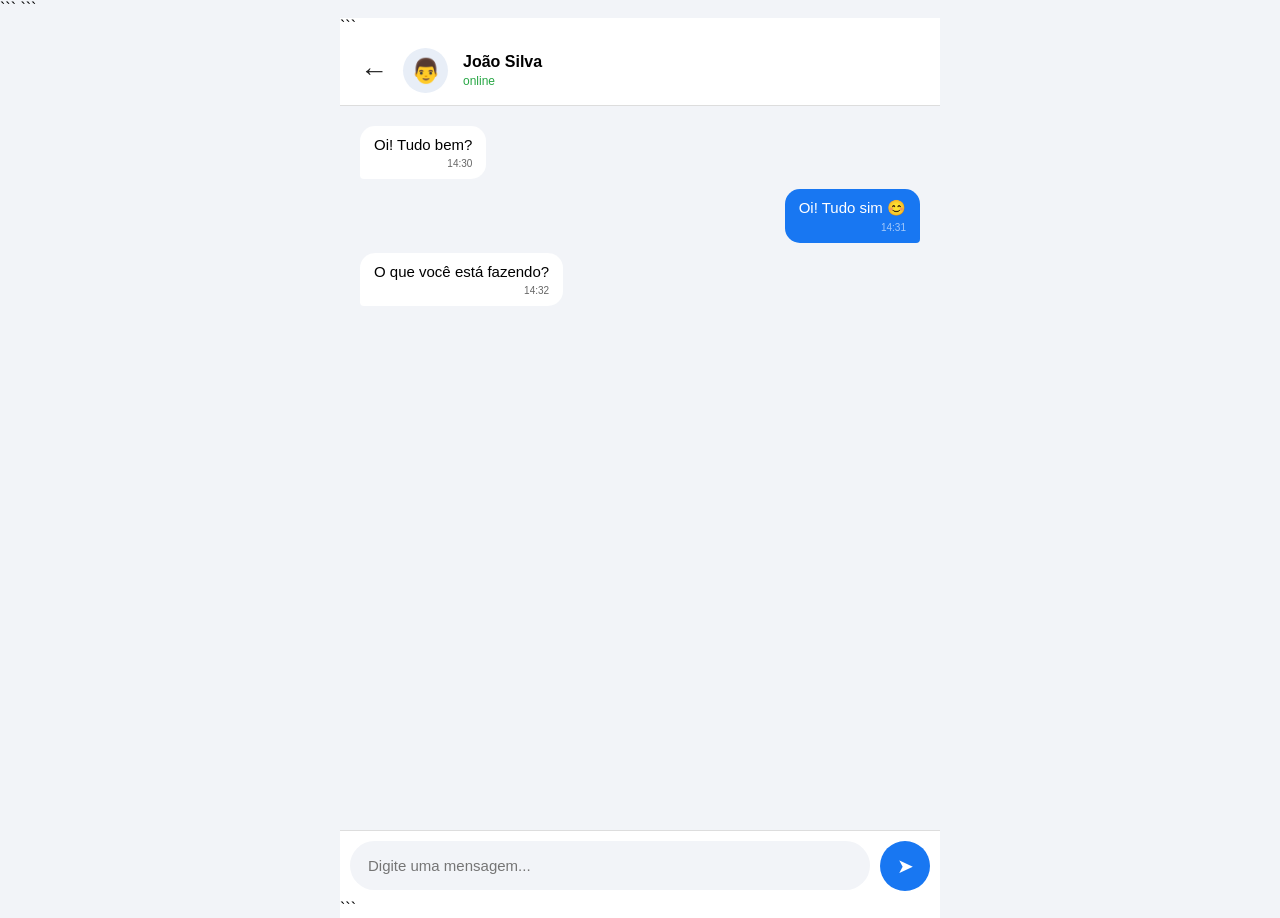
<file: chat.html>
<!DOCTYPE html>

<html lang="pt-BR">

<head>

```
<meta charset="UTF-8">

<meta name="viewport"
      content="width=device-width, initial-scale=1.0">

<title>Connect - Chat</title>

<style>

    * {
        box-sizing: border-box;
        margin: 0;
        padding: 0;
    }

    body {
        font-family: Arial, sans-serif;
        background: #f2f4f8;
    }

    .app {
        width: 100%;
        max-width: 600px;
        height: 100vh;
        margin: auto;
        background: white;
        display: flex;
        flex-direction: column;
    }

    /* CABEÇALHO */

    .header {
        height: 70px;
        background: white;
        border-bottom: 1px solid #ddd;

        display: flex;
        align-items: center;

        padding: 10px 20px;

        gap: 15px;
    }

    .voltar {
        text-decoration: none;
        color: #222;
        font-size: 28px;
    }

    .foto {
        width: 45px;
        height: 45px;

        border-radius: 50%;

        background: #e8eef7;

        display: flex;
        align-items: center;
        justify-content: center;

        font-size: 24px;
    }

    .usuario h3 {
        font-size: 16px;
    }

    .usuario p {
        color: #28a745;
        font-size: 12px;
        margin-top: 3px;
    }


    /* CHAT */

    .chat {

        flex: 1;

        padding: 20px;

        overflow-y: auto;

        background: #f2f4f8;

        display: flex;

        flex-direction: column;

        gap: 10px;

    }


    /* MENSAGENS */

    .mensagem {

        max-width: 75%;

        padding: 10px 14px;

        border-radius: 15px;

        font-size: 15px;

    }

    .recebida {

        background: white;

        align-self: flex-start;

        border-bottom-left-radius: 4px;

    }

    .enviada {

        background: #1877f2;

        color: white;

        align-self: flex-end;

        border-bottom-right-radius: 4px;

    }

    .hora {

        display: block;

        font-size: 10px;

        margin-top: 5px;

        opacity: 0.6;

        text-align: right;

    }


    /* ÁREA DE DIGITAR */

    .campo {

        height: 70px;

        padding: 10px;

        border-top: 1px solid #ddd;

        display: flex;

        gap: 10px;

        background: white;

    }

    .campo input {

        flex: 1;

        border: none;

        background: #f2f4f8;

        border-radius: 25px;

        padding: 0 18px;

        font-size: 15px;

        outline: none;

    }

    .campo button {

        width: 50px;

        height: 50px;

        border: none;

        border-radius: 50%;

        background: #1877f2;

        color: white;

        font-size: 20px;

        cursor: pointer;

    }

</style>
```

</head>

<body>

<div class="app">

```
<!-- CABEÇALHO -->

<div class="header">

    <a href="mensagens.html" class="voltar">
        ←
    </a>

    <div class="foto">
        👨
    </div>

    <div class="usuario">

        <h3>
            João Silva
        </h3>

        <p>
            online
        </p>

    </div>

</div>


<!-- CHAT -->

<div class="chat" id="chat">

    <div class="mensagem recebida">

        Oi! Tudo bem?

        <span class="hora">
            14:30
        </span>

    </div>


    <div class="mensagem enviada">

        Oi! Tudo sim 😊

        <span class="hora">
            14:31
        </span>

    </div>


    <div class="mensagem recebida">

        O que você está fazendo?

        <span class="hora">
            14:32
        </span>

    </div>

</div>


<!-- DIGITAR -->

<div class="campo">

    <input
        type="text"
        id="mensagem"
        placeholder="Digite uma mensagem..."
    >

    <button onclick="enviar()">
        ➤
    </button>

</div>
```

</div>

<script>

function enviar() {

    const input =
        document.getElementById("mensagem");

    const texto =
        input.value.trim();


    if (texto === "") {

        return;

    }


    const chat =
        document.getElementById("chat");


    const novaMensagem =
        document.createElement("div");


    novaMensagem.className =
        "mensagem enviada";


    const agora =
        new Date();


    const hora =
        agora.getHours()
        .toString()
        .padStart(2, "0")
        +
        ":" +
        agora.getMinutes()
        .toString()
        .padStart(2, "0");


    novaMensagem.innerHTML =
        texto +
        '<span class="hora">' +
        hora +
        '</span>';


    chat.appendChild(
        novaMensagem
    );


    input.value = "";


    chat.scrollTop =
        chat.scrollHeight;

}


/* ENTER ENVIA */

document
    .getElementById("mensagem")
    .addEventListener(
        "keydown",
        function(event) {

            if (event.key === "Enter") {

                enviar();

            }

        }
    );

</script>

</body>

</html>
</file>
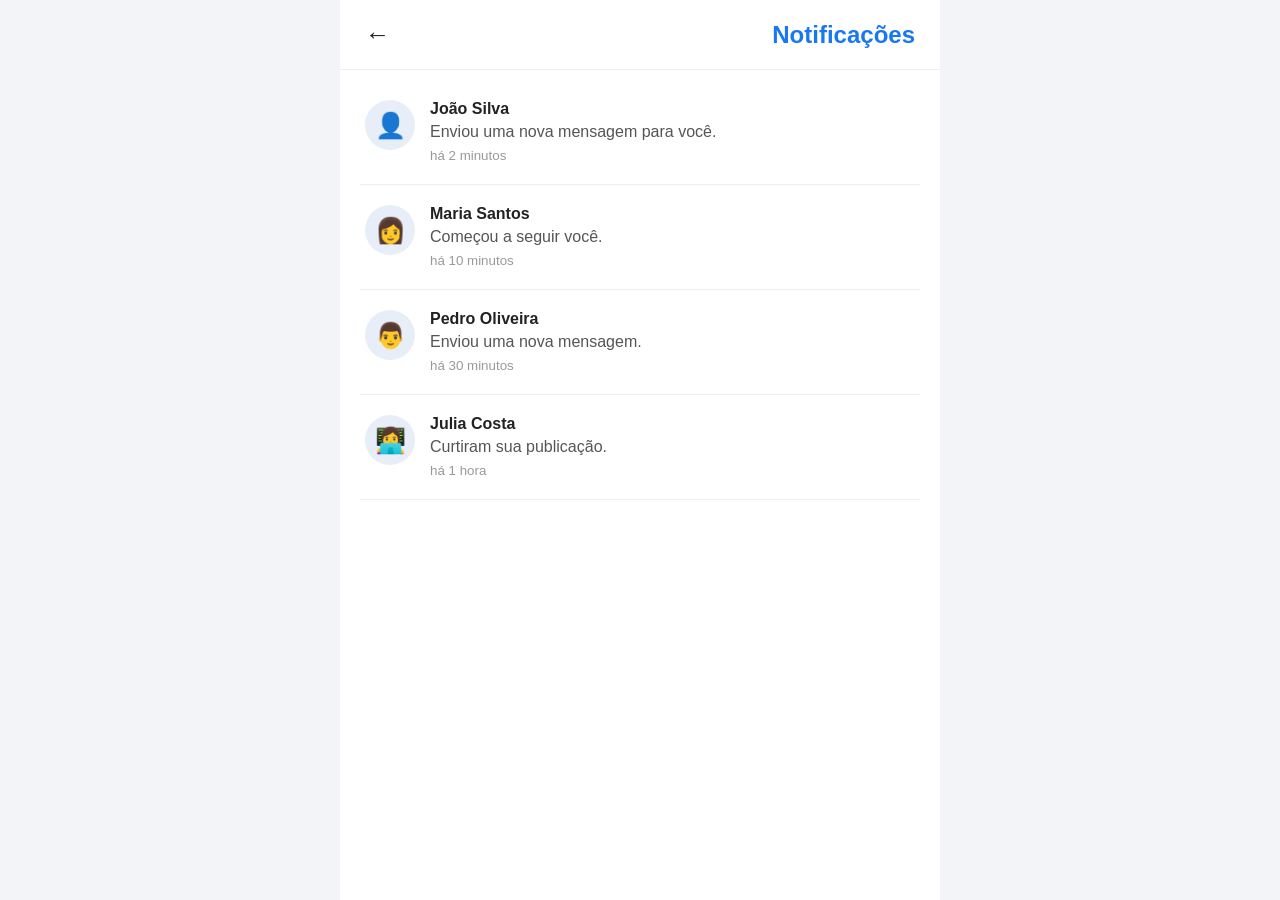
<file: notificacoes.html>
<!DOCTYPE html>

<html lang="pt-BR">
<head>
    <meta charset="UTF-8">
    <meta name="viewport" content="width=device-width, initial-scale=1.0">
    <title>Connect - Notificações</title>
    <link rel="stylesheet" href="style.css">
</head>

<body>


<div class="app">

    <header>

        <a href="usuario.html" class="back">
            ←
        </a>

        <h2>Notificações</h2>

    </header>

    <main class="notifications">

        <div class="notification-item">

            <div class="avatar">👤</div>

            <div>
                <strong>João Silva</strong>
                <p>Enviou uma nova mensagem para você.</p>
                <small>há 2 minutos</small>
            </div>

        </div>

        <div class="notification-item">

            <div class="avatar">👩</div>

            <div>
                <strong>Maria Santos</strong>
                <p>Começou a seguir você.</p>
                <small>há 10 minutos</small>
            </div>

        </div>

        <div class="notification-item">

            <div class="avatar">👨</div>

            <div>
                <strong>Pedro Oliveira</strong>
                <p>Enviou uma nova mensagem.</p>
                <small>há 30 minutos</small>
            </div>

        </div>

        <div class="notification-item">

            <div class="avatar">👩‍💻</div>

            <div>
                <strong>Julia Costa</strong>
                <p>Curtiram sua publicação.</p>
                <small>há 1 hora</small>
            </div>

        </div>

    </main>

</div>


</body>
</html>
</file>
<file: style.css>
* {
  margin: 0;
  padding: 0;
  box-sizing: border-box;
  }

body {
font-family: Arial, sans-serif;
background: #f2f4f8;
color: #222;
}

/* LOGIN E CADASTRO */

.container {
width: 100%;
min-height: 100vh;
display: flex;
flex-direction: column;
justify-content: center;
align-items: center;
padding: 20px;
}

.logo {
text-align: center;
margin-bottom: 25px;
}

.logo h1 {
color: #1877f2;
font-size: 40px;
}

.logo p {
color: #666;
margin-top: 5px;
}

.card {
background: white;
width: 100%;
max-width: 400px;
padding: 30px;
border-radius: 15px;
box-shadow: 0 5px 20px rgba(0,0,0,0.1);
}

.card h2 {
text-align: center;
margin-bottom: 25px;
}

input {
width: 100%;
padding: 14px;
margin-bottom: 15px;
border: 1px solid #ddd;
border-radius: 8px;
font-size: 15px;
}

button {
width: 100%;
padding: 14px;
border: none;
border-radius: 8px;
background: #1877f2;
color: white;
font-size: 16px;
cursor: pointer;
}

button:hover {
background: #0d65d9;
}

.link {
text-align: center;
margin-top: 20px;
color: #666;
}

a {
color: #1877f2;
text-decoration: none;
font-weight: bold;
}

/* TELA DO APLICATIVO */

.app {
width: 100%;
max-width: 600px;
min-height: 100vh;
margin: auto;
background: white;
}

header {
height: 70px;
padding: 0 25px;
display: flex;
align-items: center;
justify-content: space-between;
border-bottom: 1px solid #eee;
}

header h2 {
color: #1877f2;
}

.notification,
.back {
font-size: 25px;
color: #222;
}

/* PERFIL */

.profile {
text-align: center;
padding: 40px 25px;
}

.foto {
width: 110px;
height: 110px;
margin: auto;
border-radius: 50%;
background: #e8eef7;
display: flex;
align-items: center;
justify-content: center;
font-size: 55px;
}

.profile h1 {
margin-top: 20px;
}

.username {
color: #777;
margin-top: 5px;
}

.bio {
margin: 20px auto;
max-width: 400px;
color: #555;
}

.profile button {
width: 200px;
}

.info {
display: flex;
justify-content: space-around;
margin: 35px 0;
}

.info div {
display: flex;
flex-direction: column;
gap: 5px;
}

.info span {
color: #777;
font-size: 13px;
}

.menu {
border-top: 1px solid #eee;
}

.menu a {
display: block;
padding: 18px;
text-align: left;
border-bottom: 1px solid #eee;
color: #333;
}

/* NOTIFICAÇÕES */

.notifications {
padding: 10px 20px;
}

.notification-item {
display: flex;
gap: 15px;
padding: 20px 5px;
border-bottom: 1px solid #eee;
}

.avatar {
width: 50px;
height: 50px;
border-radius: 50%;
background: #e8eef7;
display: flex;
align-items: center;
justify-content: center;
font-size: 25px;
flex-shrink: 0;
}

.notification-item p {
color: #555;
margin: 5px 0;
}

.notification-item small {
color: #999;
}

/* CELULAR */

@media (max-width: 600px) {


.card {
    box-shadow: none;
}

.app {
    min-height: 100vh;
}


}
/* OPÇÃO DO MENU DO PERFIL */

.menu-link {
display: flex !important;
align-items: center;
gap: 15px;
padding: 18px !important;
text-align: left;
}

.menu-icon {
font-size: 24px;
}

.menu-text {
display: flex;
flex-direction: column;
flex: 1;
}

.menu-text strong {
color: #333;
font-size: 15px;
}

.menu-text small {
color: #888;
font-size: 12px;
margin-top: 4px;
}

.menu-arrow {
font-size: 25px;
color: #999;
}

/* LISTA DE CONVERSAS */

.messages-header {
  height: 70px;
  padding: 0 20px;
  display: flex;
  align-items: center;
  justify-content: space-between;
  border-bottom: 1px solid #eee;
}

.messages-header h2 {
  color: #1877f2;
}

.profile-button {
  font-size: 22px;
  text-decoration: none;
}

.search-box {
  padding: 12px 20px;
}

.search-box input {
  margin-bottom: 0;
}

#listaConversas {
  display: flex;
  flex-direction: column;
}

.conversation {
  display: flex;
  align-items: center;
  gap: 12px;
  padding: 14px 20px;
  border-bottom: 1px solid #f0f0f0;
  text-decoration: none;
  color: #222;
}

.conversation:hover {
  background: #f7f9fc;
}

.conversation-avatar {
  width: 48px;
  height: 48px;
  border-radius: 50%;
  background: #e8eef7;
  display: flex;
  align-items: center;
  justify-content: center;
  font-size: 24px;
  flex-shrink: 0;
}

.conversation-content {
  flex: 1;
  min-width: 0;
}

.conversation-name {
  font-weight: bold;
  font-size: 15px;
}

.conversation-preview {
  color: #777;
  font-size: 13px;
  white-space: nowrap;
  overflow: hidden;
  text-overflow: ellipsis;
  margin-top: 3px;
}

.conversation-time {
  color: #999;
  font-size: 12px;
  flex-shrink: 0;
}

/* TELA DE CHAT */

.chat-header {
  height: 70px;
  padding: 10px 20px;
  display: flex;
  align-items: center;
  gap: 15px;
  border-bottom: 1px solid #eee;
}

.chat-header .back {
  text-decoration: none;
  font-size: 25px;
  color: #222;
}

.chat-user {
  display: flex;
  align-items: center;
  gap: 12px;
}

.chat-avatar {
  width: 42px;
  height: 42px;
  border-radius: 50%;
  background: #e8eef7;
  display: flex;
  align-items: center;
  justify-content: center;
  font-size: 22px;
}

.chat {
  padding: 20px;
  min-height: calc(100vh - 140px);
  display: flex;
  flex-direction: column;
  gap: 10px;
  background: #f2f4f8;
}

.message {
  max-width: 75%;
  padding: 10px 14px;
  border-radius: 15px;
  font-size: 15px;
}

.message p {
  word-wrap: break-word;
}

.message small {
  display: block;
  font-size: 10px;
  margin-top: 5px;
  opacity: 0.6;
  text-align: right;
}

.message.recebida {
  background: white;
  align-self: flex-start;
  border-bottom-left-radius: 4px;
}

.message.enviada {
  background: #1877f2;
  color: white;
  align-self: flex-end;
  border-bottom-right-radius: 4px;
}

.message-input {
  position: sticky;
  bottom: 0;
  height: 70px;
  padding: 10px 15px;
  border-top: 1px solid #ddd;
  display: flex;
  align-items: center;
  gap: 10px;
  background: white;
}

.message-input input {
  flex: 1;
  margin-bottom: 0;
  border-radius: 25px;
  background: #f2f4f8;
  border: none;
}

.message-input button {
  width: 46px;
  height: 46px;
  border-radius: 50%;
  padding: 0;
  flex-shrink: 0;
}
</file>
